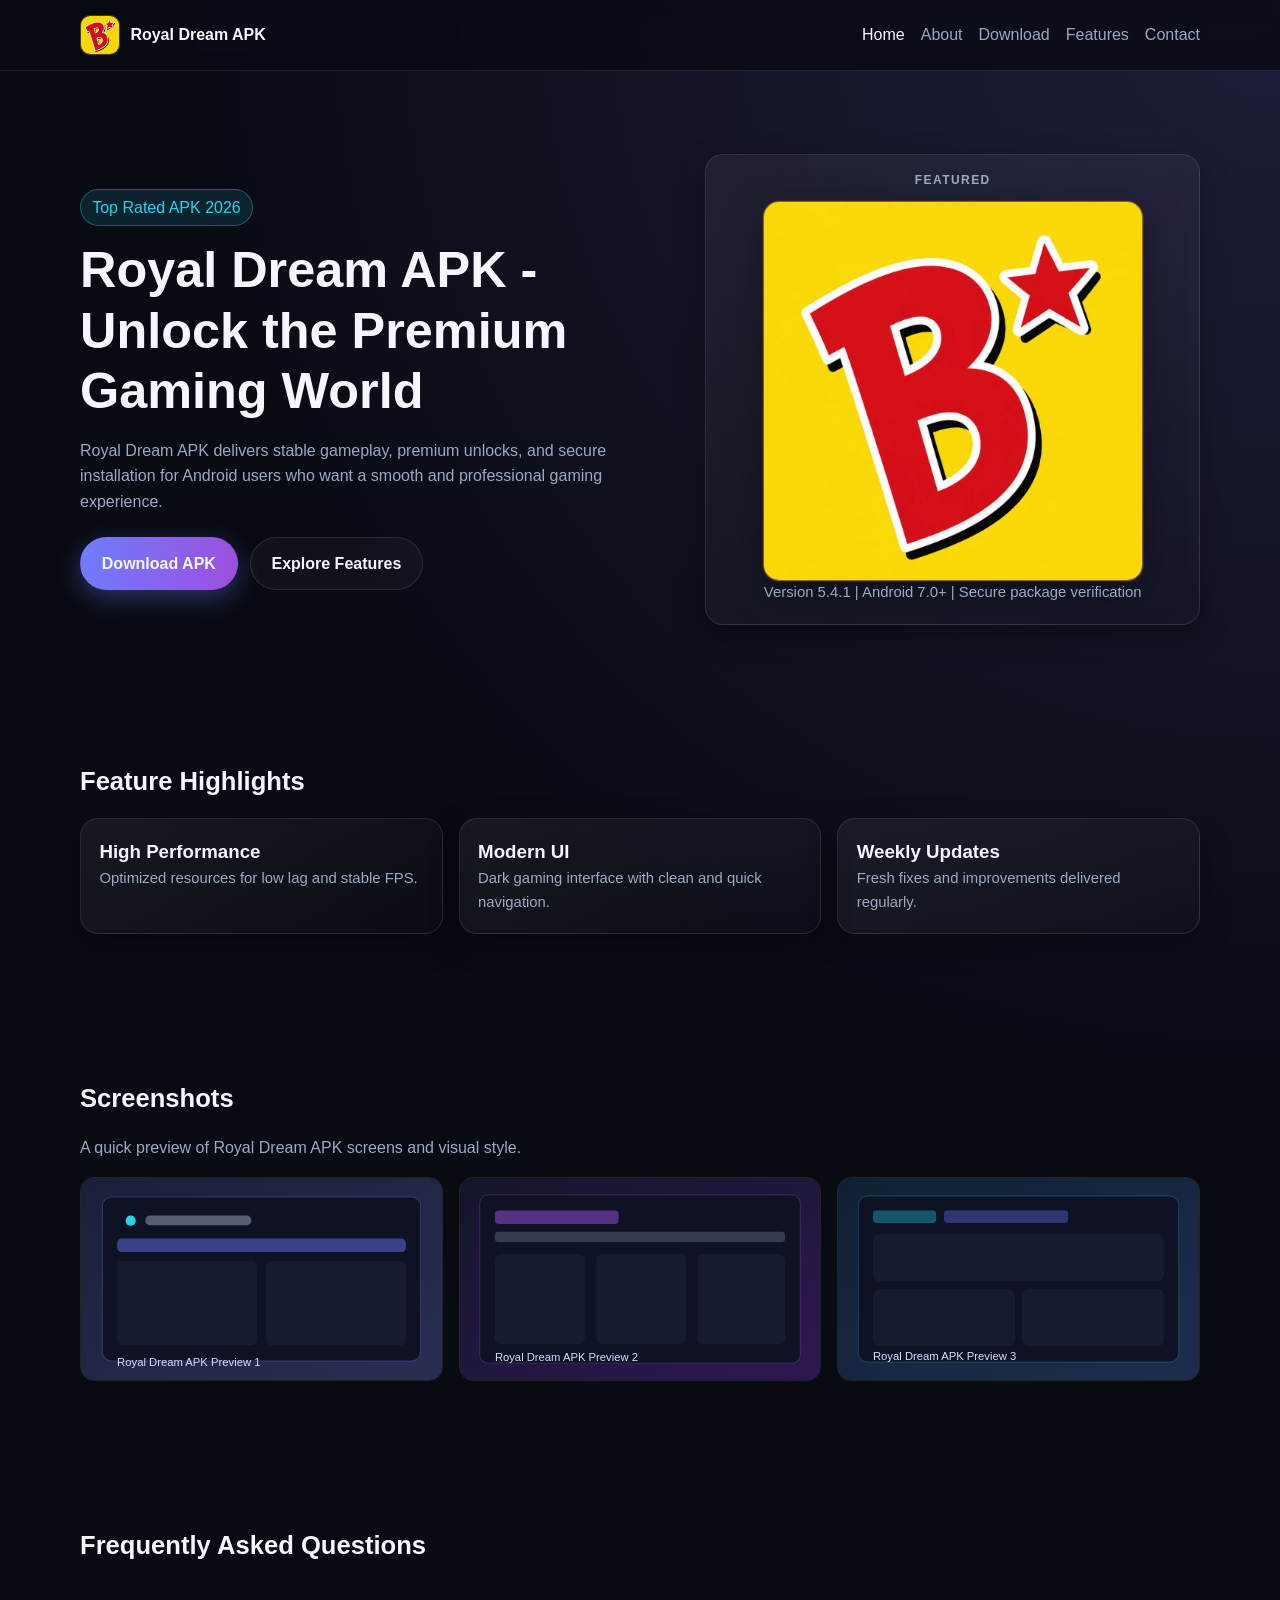
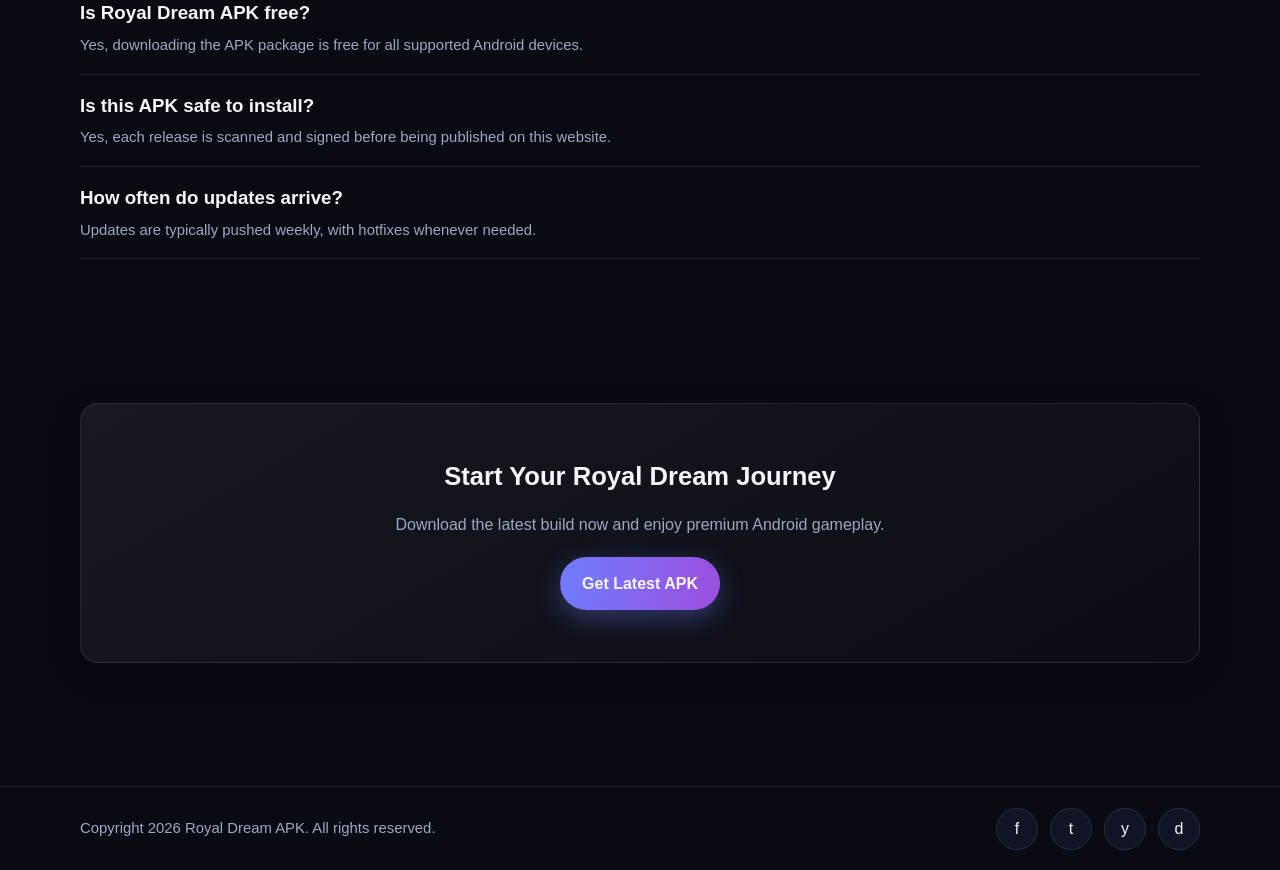
<file: index.html>
<!doctype html>
<html lang="en">
  <head>
    <meta charset="UTF-8" />
    <meta name="viewport" content="width=device-width, initial-scale=1.0" />
    <meta
      name="description"
      content="Royal Dream APK official website: premium Android gaming APK, fast performance, secure updates, and one-tap download."
    />
    <meta
      name="keywords"
      content="Royal Dream APK, APK download, Android game APK, premium APK, gaming APK"
    />
    <meta name="author" content="Royal Dream APK" />
    <meta property="og:type" content="website" />
    <meta property="og:title" content="Royal Dream APK - Premium Android Gaming Experience" />
    <meta
      property="og:description"
      content="Royal Dream APK official website: premium Android gaming APK, fast performance, secure updates, and one-tap download."
    />
    <!-- Replace REPLACE-YOUR-SITE.COM with your real domain so social previews load the image correctly -->
    <meta property="og:image" content="https://REPLACE-YOUR-SITE.COM/assets/images/royal-dream-featured.png" />
    <meta name="twitter:card" content="summary_large_image" />
    <meta name="twitter:image" content="https://REPLACE-YOUR-SITE.COM/assets/images/royal-dream-featured.png" />
    <title>Royal Dream APK - Premium Android Gaming Experience</title>
    <link rel="icon" type="image/svg+xml" href="assets/images/favicon.svg" />
    <link rel="apple-touch-icon" href="assets/images/royal-dream-featured.png" />
    <link rel="stylesheet" href="assets/css/style.css" />
  </head>
  <body>
    <div id="navbar"></div>

    <main>
      <section class="hero">
        <div class="container hero-grid">
          <div class="reveal">
            <span class="badge">Top Rated APK 2026</span>
            <h1>Royal Dream APK - Unlock the Premium Gaming World</h1>
            <p>
              Royal Dream APK delivers stable gameplay, premium unlocks, and secure installation for Android users who want
              a smooth and professional gaming experience.
            </p>
            <div class="hero-actions">
              <a class="btn btn-primary" href="download.html">Download APK</a>
              <a class="btn btn-secondary" href="features.html">Explore Features</a>
            </div>
          </div>
          <article class="hero-card hero-featured reveal" aria-labelledby="featured-heading">
            <h2 id="featured-heading" class="featured-heading">Featured</h2>
            <figure class="featured-graphic">
              <!-- User-provided branded featured image -->
              <img
                src="assets/images/royal-dream-featured.png"
                alt="Royal Dream APK featured branding"
                width="560"
                height="560"
                loading="eager"
                decoding="async"
              />
            </figure>
            <p class="small-text">Version 5.4.1 | Android 7.0+ | Secure package verification</p>
          </article>
        </div>
      </section>

      <section class="section">
        <div class="container">
          <h2 class="section-title reveal">Feature Highlights</h2>
          <div class="grid-3">
            <article class="card reveal"><h3>High Performance</h3><p class="small-text">Optimized resources for low lag and stable FPS.</p></article>
            <article class="card reveal"><h3>Modern UI</h3><p class="small-text">Dark gaming interface with clean and quick navigation.</p></article>
            <article class="card reveal"><h3>Weekly Updates</h3><p class="small-text">Fresh fixes and improvements delivered regularly.</p></article>
          </div>
        </div>
      </section>

      <section class="section">
        <div class="container">
          <h2 class="section-title reveal">Screenshots</h2>
          <p class="section-text reveal">A quick preview of Royal Dream APK screens and visual style.</p>
          <div class="grid-3" style="margin-top: 1rem">
            <figure class="screenshot reveal"><img src="assets/images/screenshot-1.svg" alt="Royal Dream APK gameplay screenshot 1" /></figure>
            <figure class="screenshot reveal"><img src="assets/images/screenshot-2.svg" alt="Royal Dream APK gameplay screenshot 2" /></figure>
            <figure class="screenshot reveal"><img src="assets/images/screenshot-3.svg" alt="Royal Dream APK gameplay screenshot 3" /></figure>
          </div>
        </div>
      </section>

      <section class="section">
        <div class="container">
          <h2 class="section-title reveal">Frequently Asked Questions</h2>
          <div class="faq-item reveal">
            <h3>Is Royal Dream APK free?</h3>
            <p class="small-text">Yes, downloading the APK package is free for all supported Android devices.</p>
          </div>
          <div class="faq-item reveal">
            <h3>Is this APK safe to install?</h3>
            <p class="small-text">Yes, each release is scanned and signed before being published on this website.</p>
          </div>
          <div class="faq-item reveal">
            <h3>How often do updates arrive?</h3>
            <p class="small-text">Updates are typically pushed weekly, with hotfixes whenever needed.</p>
          </div>
        </div>
      </section>

      <section class="section">
        <div class="container card cta reveal">
          <h2 class="section-title">Start Your Royal Dream Journey</h2>
          <p class="section-text" style="margin: 0 auto 1.2rem">Download the latest build now and enjoy premium Android gameplay.</p>
          <a class="btn btn-primary" href="download.html">Get Latest APK</a>
        </div>
      </section>
    </main>

    <div id="footer"></div>
    <script src="assets/js/main.js"></script>
  </body>
</html>
</file>
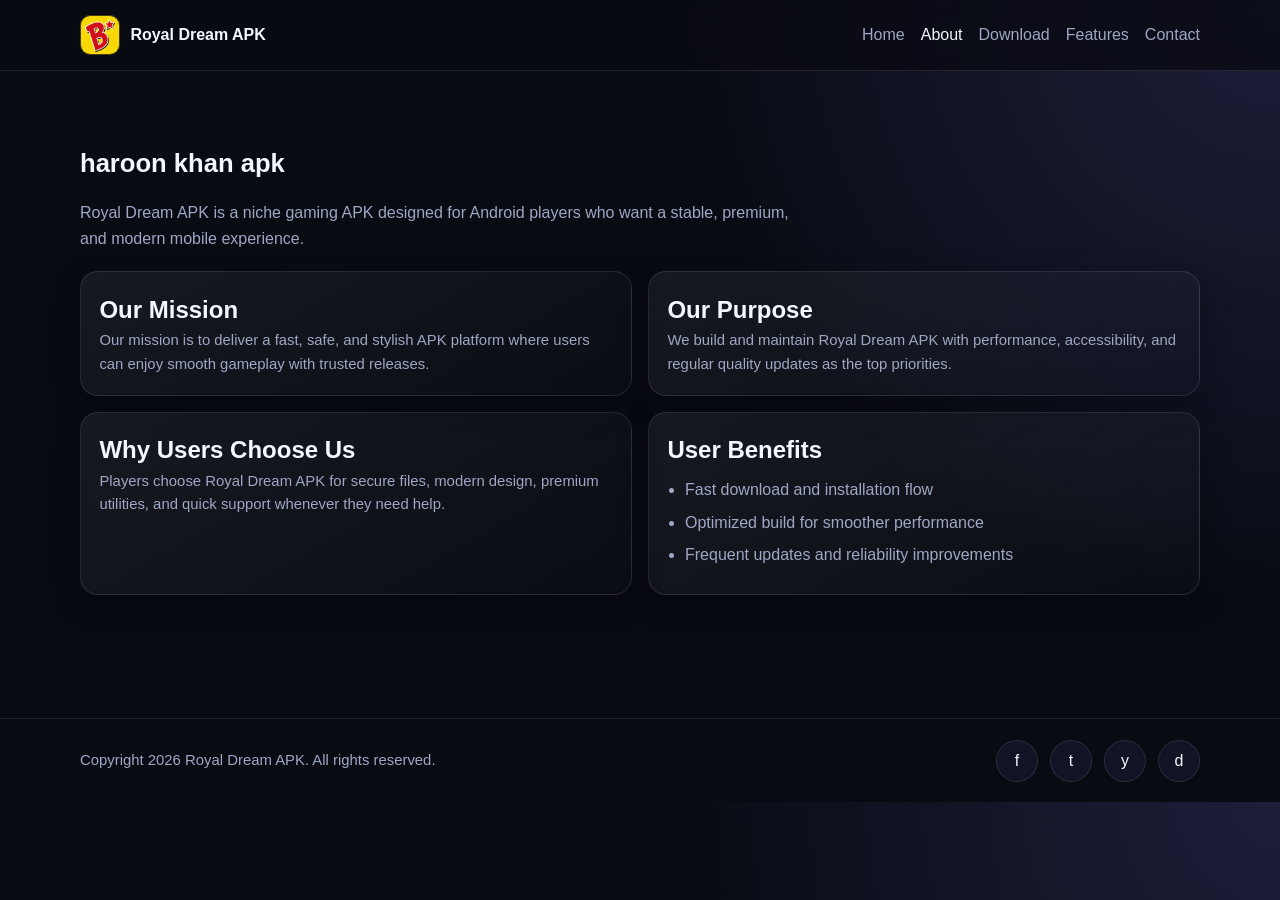
<file: about.html>
<!doctype html>
<html lang="en">
  <head>
    <meta charset="UTF-8" />
    <meta name="viewport" content="width=device-width, initial-scale=1.0" />
    <meta
      name="description"
      content="Learn about Royal Dream APK, its mission, purpose, and why Android users trust it for premium mobile gaming."
    />
    <title>haroon khan apk</title>
    <link rel="icon" type="image/svg+xml" href="assets/images/favicon.svg" />
    <link rel="stylesheet" href="assets/css/style.css" />
  </head>
  <body>
    <div id="navbar"></div>
    <main class="section">
      <div class="container">
        <h1 class="section-title reveal">haroon khan apk</h1>
        <p class="section-text reveal">
          Royal Dream APK is a niche gaming APK designed for Android players who want a stable, premium, and modern mobile experience.
        </p>

        <div class="grid-2" style="margin-top: 1.25rem">
          <article class="card reveal">
            <h2>Our Mission</h2>
            <p class="small-text">
              Our mission is to deliver a fast, safe, and stylish APK platform where users can enjoy smooth gameplay with trusted releases.
            </p>
          </article>
          <article class="card reveal">
            <h2>Our Purpose</h2>
            <p class="small-text">
              We build and maintain Royal Dream APK with performance, accessibility, and regular quality updates as the top priorities.
            </p>
          </article>
          <article class="card reveal">
            <h2>Why Users Choose Us</h2>
            <p class="small-text">
              Players choose Royal Dream APK for secure files, modern design, premium utilities, and quick support whenever they need help.
            </p>
          </article>
          <article class="card reveal">
            <h2>User Benefits</h2>
            <ul class="list">
              <li>Fast download and installation flow</li>
              <li>Optimized build for smoother performance</li>
              <li>Frequent updates and reliability improvements</li>
            </ul>
          </article>
        </div>
      </div>
    </main>
    <div id="footer"></div>
    <script src="assets/js/main.js"></script>
  </body>
</html>
</file>
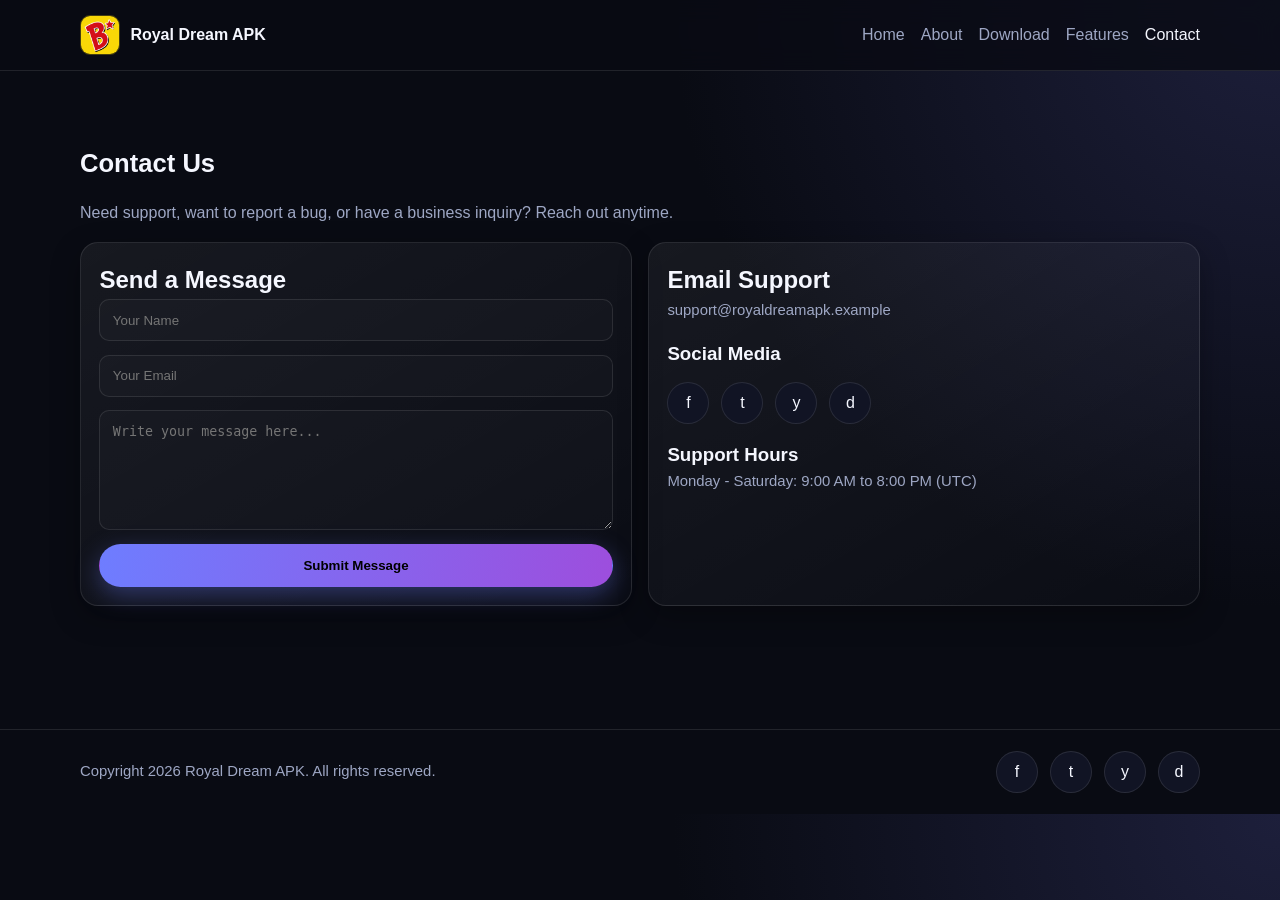
<file: contact.html>
<!doctype html>
<html lang="en">
  <head>
    <meta charset="UTF-8" />
    <meta name="viewport" content="width=device-width, initial-scale=1.0" />
    <meta
      name="description"
      content="Contact Royal Dream APK support team for feedback, issue reports, and user assistance."
    />
    <title>Contact Royal Dream APK</title>
    <link rel="icon" type="image/svg+xml" href="assets/images/favicon.svg" />
    <link rel="stylesheet" href="assets/css/style.css" />
  </head>
  <body>
    <div id="navbar"></div>
    <main class="section">
      <div class="container">
        <h1 class="section-title reveal">Contact Us</h1>
        <p class="section-text reveal">Need support, want to report a bug, or have a business inquiry? Reach out anytime.</p>

        <div class="grid-2" style="margin-top: 1rem">
          <article class="card reveal">
            <h2>Send a Message</h2>
            <!-- Beginner-friendly contact form (front-end demo only) -->
            <form id="contact-form">
              <input type="text" name="name" placeholder="Your Name" required />
              <input type="email" name="email" placeholder="Your Email" required />
              <textarea name="message" placeholder="Write your message here..." required></textarea>
              <button class="btn btn-primary" type="submit">Submit Message</button>
            </form>
          </article>

          <article class="card reveal">
            <h2>Email Support</h2>
            <p class="small-text">support@royaldreamapk.example</p>
            <h3 style="margin-top: 1rem">Social Media</h3>
            <div class="socials" style="margin-top: 0.8rem">
              <a href="#" aria-label="Facebook">f</a>
              <a href="#" aria-label="Telegram">t</a>
              <a href="#" aria-label="YouTube">y</a>
              <a href="#" aria-label="Discord">d</a>
            </div>
            <h3 style="margin-top: 1rem">Support Hours</h3>
            <p class="small-text">Monday - Saturday: 9:00 AM to 8:00 PM (UTC)</p>
          </article>
        </div>
      </div>
    </main>
    <div id="footer"></div>
    <script src="assets/js/main.js"></script>
  </body>
</html>
</file>
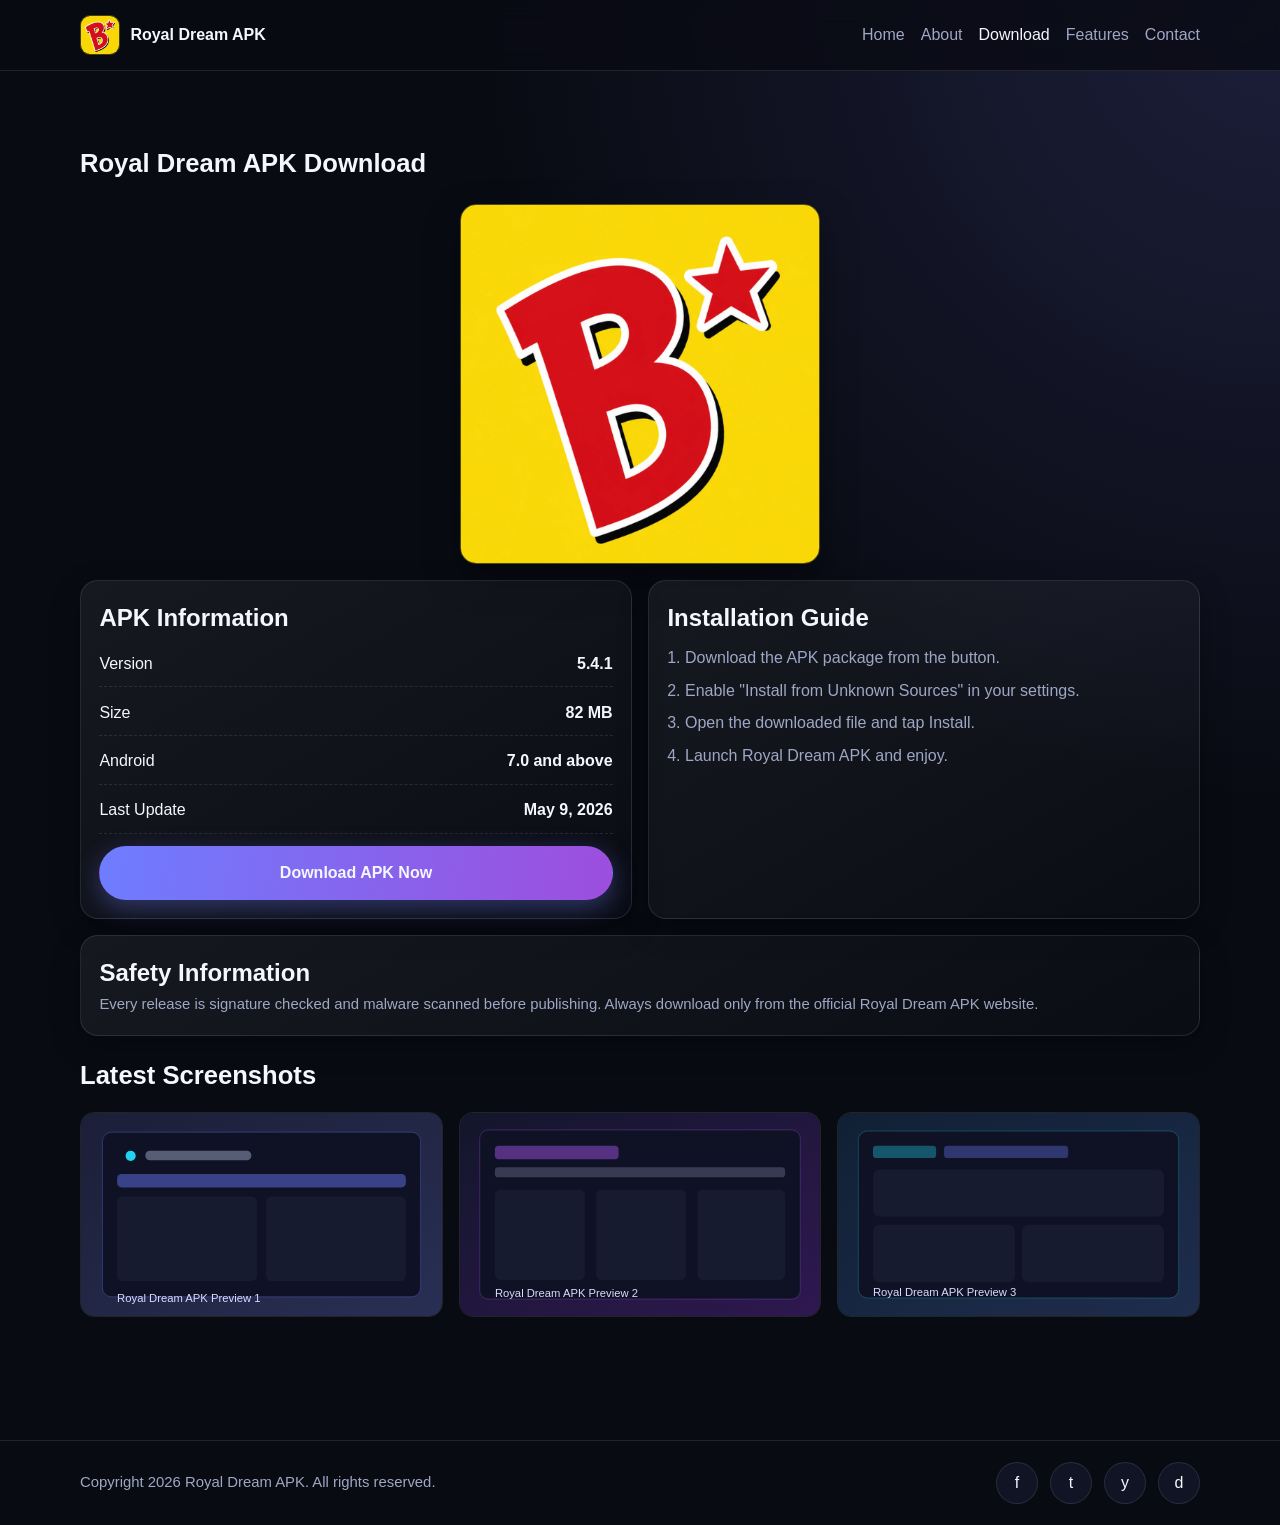
<file: download.html>
<!doctype html>
<html lang="en">
  <head>
    <meta charset="UTF-8" />
    <meta name="viewport" content="width=device-width, initial-scale=1.0" />
    <meta
      name="description"
      content="Download the latest Royal Dream APK version with full package details, installation guide, and safety information."
    />
    <meta property="og:image" content="https://REPLACE-YOUR-SITE.COM/assets/images/royal-dream-featured.png" />
    <title>Download Royal Dream APK</title>
    <link rel="icon" type="image/svg+xml" href="assets/images/favicon.svg" />
    <link rel="stylesheet" href="assets/css/style.css" />
  </head>
  <body>
    <div id="navbar"></div>
    <main class="section">
      <div class="container">
        <h1 class="section-title reveal">Royal Dream APK Download</h1>
        <figure class="featured-banner reveal">
          <img
            src="assets/images/royal-dream-featured.png"
            alt="Royal Dream APK featured app graphic"
            width="480"
            height="480"
            loading="lazy"
            decoding="async"
          />
        </figure>
        <div class="grid-2" style="margin-top: 1rem">
          <article class="card apk-info reveal">
            <h2>APK Information</h2>
            <div class="apk-row"><span>Version</span><strong>5.4.1</strong></div>
            <div class="apk-row"><span>Size</span><strong>82 MB</strong></div>
            <div class="apk-row"><span>Android</span><strong>7.0 and above</strong></div>
            <div class="apk-row"><span>Last Update</span><strong>May 9, 2026</strong></div>
            <a href="#" class="btn btn-primary" aria-label="Download Royal Dream APK">Download APK Now</a>
          </article>

          <article class="card reveal">
            <h2>Installation Guide</h2>
            <ol class="list">
              <li>Download the APK package from the button.</li>
              <li>Enable "Install from Unknown Sources" in your settings.</li>
              <li>Open the downloaded file and tap Install.</li>
              <li>Launch Royal Dream APK and enjoy.</li>
            </ol>
          </article>
        </div>

        <article class="card reveal" style="margin-top: 1rem">
          <h2>Safety Information</h2>
          <p class="small-text">
            Every release is signature checked and malware scanned before publishing. Always download only from the official Royal Dream APK website.
          </p>
        </article>

        <section style="margin-top: 1.2rem">
          <h2 class="section-title reveal">Latest Screenshots</h2>
          <div class="grid-3">
            <figure class="screenshot reveal"><img src="assets/images/screenshot-1.svg" alt="Download page screenshot 1" /></figure>
            <figure class="screenshot reveal"><img src="assets/images/screenshot-2.svg" alt="Download page screenshot 2" /></figure>
            <figure class="screenshot reveal"><img src="assets/images/screenshot-3.svg" alt="Download page screenshot 3" /></figure>
          </div>
        </section>
      </div>
    </main>
    <div id="footer"></div>
    <script src="assets/js/main.js"></script>
  </body>
</html>
</file>
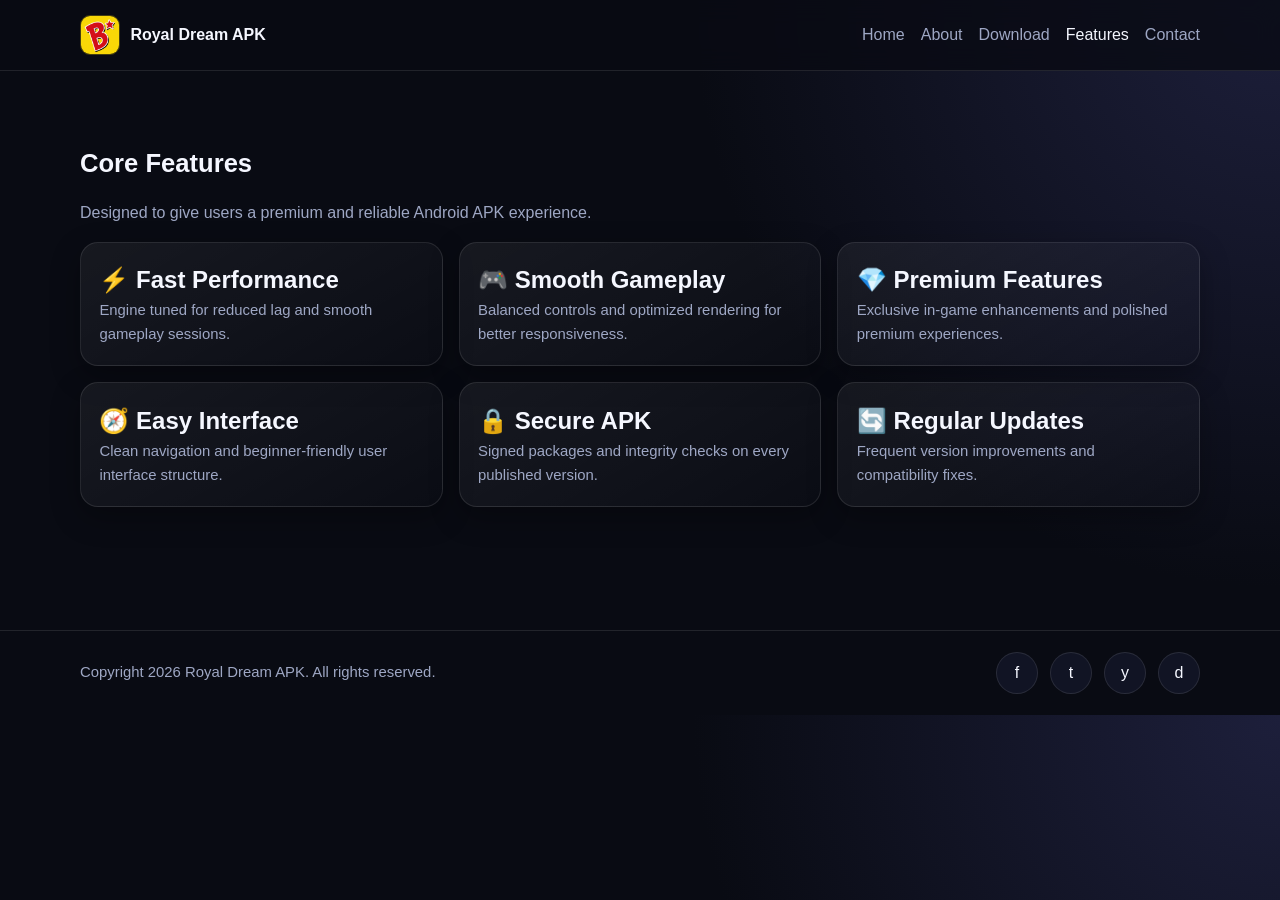
<file: features.html>
<!doctype html>
<html lang="en">
  <head>
    <meta charset="UTF-8" />
    <meta name="viewport" content="width=device-width, initial-scale=1.0" />
    <meta
      name="description"
      content="Explore all Royal Dream APK features including performance, security, premium options, and regular update support."
    />
    <title>Royal Dream APK Features</title>
    <link rel="icon" type="image/svg+xml" href="assets/images/favicon.svg" />
    <link rel="stylesheet" href="assets/css/style.css" />
  </head>
  <body>
    <div id="navbar"></div>
    <main class="section">
      <div class="container">
        <h1 class="section-title reveal">Core Features</h1>
        <p class="section-text reveal">Designed to give users a premium and reliable Android APK experience.</p>

        <section class="grid-3" style="margin-top: 1rem">
          <article class="card reveal"><h2>⚡ Fast Performance</h2><p class="small-text">Engine tuned for reduced lag and smooth gameplay sessions.</p></article>
          <article class="card reveal"><h2>🎮 Smooth Gameplay</h2><p class="small-text">Balanced controls and optimized rendering for better responsiveness.</p></article>
          <article class="card reveal"><h2>💎 Premium Features</h2><p class="small-text">Exclusive in-game enhancements and polished premium experiences.</p></article>
          <article class="card reveal"><h2>🧭 Easy Interface</h2><p class="small-text">Clean navigation and beginner-friendly user interface structure.</p></article>
          <article class="card reveal"><h2>🔒 Secure APK</h2><p class="small-text">Signed packages and integrity checks on every published version.</p></article>
          <article class="card reveal"><h2>🔄 Regular Updates</h2><p class="small-text">Frequent version improvements and compatibility fixes.</p></article>
        </section>
      </div>
    </main>
    <div id="footer"></div>
    <script src="assets/js/main.js"></script>
  </body>
</html>
</file>
<file: assets/css/style.css>
:root {
  --bg: #090b13;
  --surface: #111424;
  --surface-2: #171b30;
  --text: #f5f7ff;
  --muted: #9ea7c4;
  --primary: #6e7dff;
  --secondary: #9d4edd;
  --accent: #22d3ee;
  --success: #22c55e;
  --danger: #ef4444;
  --border: rgba(255, 255, 255, 0.1);
  --card-shadow: 0 10px 30px rgba(0, 0, 0, 0.3);
}

* {
  margin: 0;
  padding: 0;
  box-sizing: border-box;
}

html {
  scroll-behavior: smooth;
}

body {
  font-family: "Inter", "Segoe UI", Arial, sans-serif;
  background: radial-gradient(circle at top right, #1d1f3b, var(--bg) 40%);
  color: var(--text);
  line-height: 1.6;
}

img {
  max-width: 100%;
  display: block;
}

a {
  color: inherit;
  text-decoration: none;
}

.container {
  width: min(1120px, 92%);
  margin: 0 auto;
}

.section {
  padding: 4.5rem 0;
}

.section-title {
  font-size: clamp(1.6rem, 2vw, 2.2rem);
  margin-bottom: 1rem;
}

.section-text {
  color: var(--muted);
  max-width: 720px;
}

.btn {
  display: inline-flex;
  align-items: center;
  justify-content: center;
  gap: 0.45rem;
  padding: 0.8rem 1.3rem;
  border-radius: 999px;
  border: 1px solid transparent;
  cursor: pointer;
  font-weight: 600;
  transition: transform 0.22s ease, box-shadow 0.22s ease, background 0.22s ease;
}

.btn:hover {
  transform: translateY(-2px);
}

.btn-primary {
  background: linear-gradient(100deg, var(--primary), var(--secondary));
  box-shadow: 0 8px 25px rgba(110, 125, 255, 0.35);
}

.btn-secondary {
  border-color: var(--border);
  background: rgba(255, 255, 255, 0.03);
}

.topbar {
  position: sticky;
  top: 0;
  z-index: 99;
  backdrop-filter: blur(12px);
  border-bottom: 1px solid var(--border);
  background: rgba(9, 11, 19, 0.8);
}

.nav {
  min-height: 70px;
  display: flex;
  align-items: center;
  justify-content: space-between;
  gap: 1rem;
}

.brand {
  display: flex;
  align-items: center;
  gap: 0.65rem;
  font-weight: 700;
}

.brand img {
  width: 40px;
  height: 40px;
  border-radius: 10px;
  object-fit: cover;
  border: 1px solid rgba(252, 221, 9, 0.25);
}

.menu {
  display: flex;
  align-items: center;
  gap: 1rem;
}

.menu a {
  color: var(--muted);
  font-weight: 500;
}

.menu a:hover,
.menu a.active {
  color: var(--text);
}

.menu-toggle {
  display: none;
  background: transparent;
  border: 1px solid var(--border);
  color: var(--text);
  padding: 0.45rem 0.75rem;
  border-radius: 8px;
}

.hero {
  padding: 5.2rem 0 4rem;
}

.hero-grid {
  display: grid;
  gap: 2rem;
  grid-template-columns: 1.2fr 1fr;
  align-items: center;
}

.badge {
  display: inline-flex;
  padding: 0.3rem 0.7rem;
  border-radius: 999px;
  margin-bottom: 0.9rem;
  background: rgba(34, 211, 238, 0.12);
  color: var(--accent);
  border: 1px solid rgba(34, 211, 238, 0.35);
}

.hero h1 {
  font-size: clamp(2rem, 4vw, 3.15rem);
  line-height: 1.2;
  margin-bottom: 1rem;
}

.hero p {
  color: var(--muted);
}

.hero-actions {
  margin-top: 1.4rem;
  display: flex;
  flex-wrap: wrap;
  gap: 0.75rem;
}

.hero-card,
.card {
  background: linear-gradient(150deg, rgba(255, 255, 255, 0.06), rgba(255, 255, 255, 0.01));
  border: 1px solid var(--border);
  border-radius: 18px;
  box-shadow: var(--card-shadow);
}

.hero-card {
  padding: 1.2rem;
}

/* Featured graphic: user branding on bright background, framed for dark UI */
.hero-featured {
  padding: 1rem 1rem 1.2rem;
  text-align: center;
}

.featured-heading {
  font-size: 0.75rem;
  letter-spacing: 0.12em;
  text-transform: uppercase;
  color: var(--muted);
  margin-bottom: 0.65rem;
  font-weight: 600;
}

.featured-graphic {
  margin: 0 auto;
  max-width: min(380px, 100%);
  border-radius: 16px;
  overflow: hidden;
  border: 1px solid rgba(252, 221, 9, 0.35);
  box-shadow:
    0 0 0 1px rgba(209, 24, 30, 0.2),
    0 12px 40px rgba(0, 0, 0, 0.35);
  background: linear-gradient(145deg, rgba(252, 221, 9, 0.12), rgba(209, 24, 30, 0.08));
}

.featured-graphic img {
  width: 100%;
  height: auto;
  display: block;
  object-fit: contain;
}

/* Download page: centered featured strip */
.featured-banner {
  margin: 1.25rem auto 0;
  max-width: min(360px, 92%);
  border-radius: 16px;
  overflow: hidden;
  border: 1px solid rgba(252, 221, 9, 0.3);
  box-shadow: 0 14px 36px rgba(0, 0, 0, 0.35);
}

.featured-banner img {
  width: 100%;
  height: auto;
  display: block;
}

.card {
  padding: 1.15rem;
  transition: transform 0.25s ease, border-color 0.25s ease;
}

.card:hover {
  transform: translateY(-5px);
  border-color: rgba(110, 125, 255, 0.7);
}

.grid-3 {
  display: grid;
  gap: 1rem;
  grid-template-columns: repeat(3, minmax(0, 1fr));
}

.grid-2 {
  display: grid;
  gap: 1rem;
  grid-template-columns: repeat(2, minmax(0, 1fr));
}

.small-text {
  color: var(--muted);
  font-size: 0.93rem;
}

.screenshot {
  border-radius: 14px;
  overflow: hidden;
  border: 1px solid var(--border);
}

.faq-item {
  border-bottom: 1px solid var(--border);
  padding: 1rem 0;
}

.faq-item h3 {
  margin-bottom: 0.35rem;
}

.cta {
  text-align: center;
  padding: 3.2rem 1rem;
}

.apk-info {
  display: grid;
  gap: 0.8rem;
}

.apk-row {
  display: flex;
  justify-content: space-between;
  gap: 1rem;
  border-bottom: 1px dashed var(--border);
  padding-bottom: 0.6rem;
}

.list {
  padding-left: 1.1rem;
}

.list li {
  margin: 0.45rem 0;
  color: var(--muted);
}

form {
  display: grid;
  gap: 0.85rem;
}

input,
textarea {
  width: 100%;
  border: 1px solid var(--border);
  border-radius: 10px;
  background: rgba(255, 255, 255, 0.02);
  color: var(--text);
  padding: 0.78rem;
}

textarea {
  resize: vertical;
  min-height: 120px;
}

.socials {
  display: flex;
  gap: 0.75rem;
}

.socials a {
  width: 42px;
  height: 42px;
  border-radius: 50%;
  display: inline-flex;
  justify-content: center;
  align-items: center;
  background: var(--surface);
  border: 1px solid var(--border);
}

.socials a:hover {
  background: var(--surface-2);
}

footer {
  border-top: 1px solid var(--border);
  margin-top: 3.2rem;
}

.footer-wrap {
  padding: 1.3rem 0;
  display: flex;
  align-items: center;
  justify-content: space-between;
  gap: 1rem;
  flex-wrap: wrap;
}

.reveal {
  opacity: 0;
  transform: translateY(18px);
  transition: 0.65s ease;
}

.reveal.visible {
  opacity: 1;
  transform: translateY(0);
}

@media (max-width: 860px) {
  .hero-grid,
  .grid-3 {
    grid-template-columns: 1fr 1fr;
  }

  .menu-toggle {
    display: inline-flex;
  }

  .menu {
    position: absolute;
    top: 70px;
    right: 4%;
    width: min(260px, 90%);
    background: var(--surface);
    border: 1px solid var(--border);
    border-radius: 12px;
    padding: 0.9rem;
    display: none;
    flex-direction: column;
    align-items: flex-start;
  }

  .menu.show {
    display: flex;
  }
}

@media (max-width: 680px) {
  .hero-grid,
  .grid-3,
  .grid-2 {
    grid-template-columns: 1fr;
  }

  .hero {
    padding-top: 4.2rem;
  }
}
</file>
